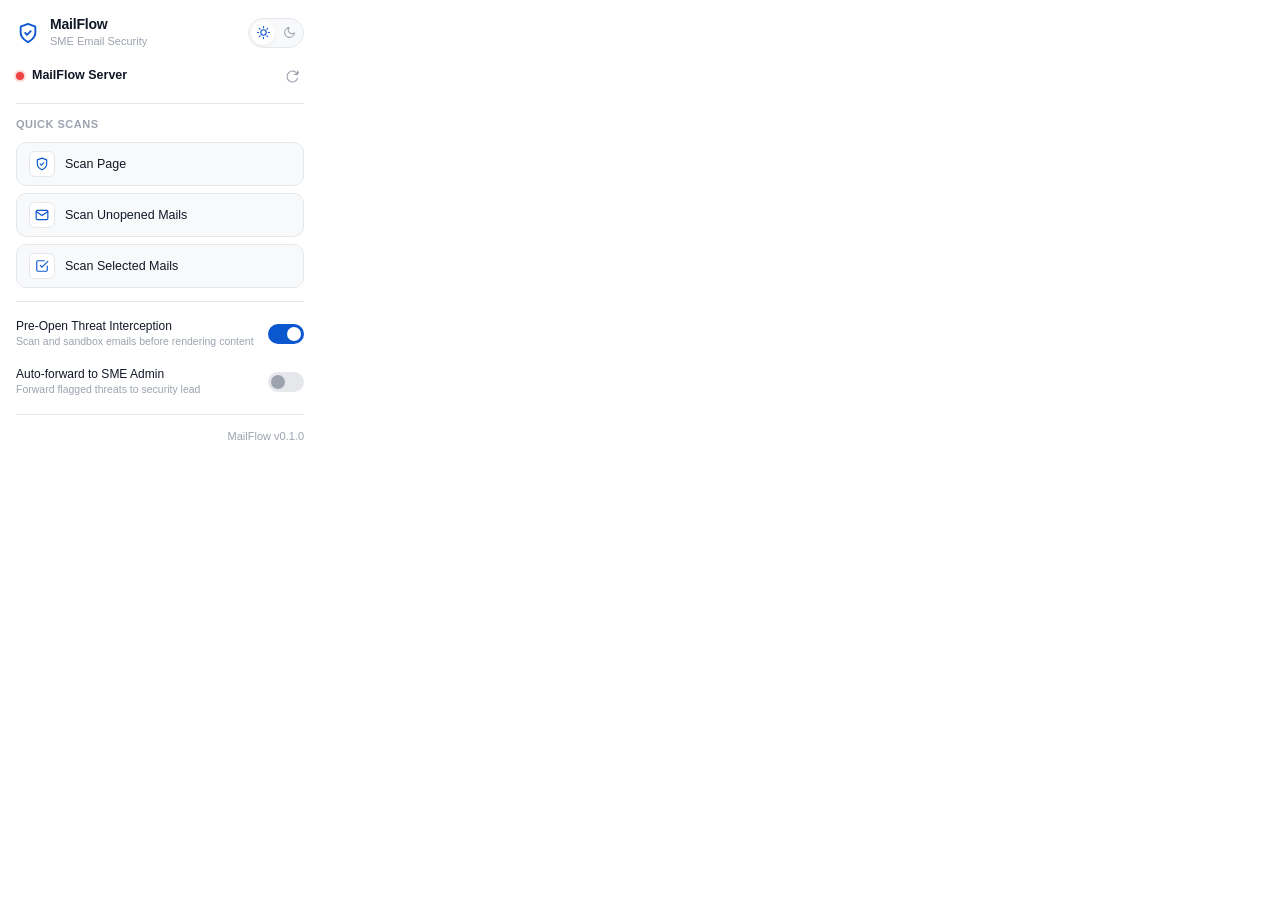
<file: extension/popup.html>
<!DOCTYPE html>
<html lang="en" data-theme="light">
<head>
  <meta charset="UTF-8">
  <meta name="viewport" content="width=device-width, initial-scale=1.0">
  <title>MailFlow Shield</title>
  <link rel="stylesheet" href="popup.css">
</head>
<body>
  <div class="popup-container">
    <!-- Header -->
    <header class="pop-header">
      <div class="pop-brand">
        <div class="pop-logo">
          <svg viewBox="0 0 24 24" fill="none" stroke="currentColor" stroke-width="2" stroke-linecap="round" stroke-linejoin="round">
            <path d="M12 22s8-4 8-10V5l-8-3-8 3v7c0 6 8 10 8 10z"/>
            <path d="m9 12 2 2 4-4"/>
          </svg>
        </div>
        <div class="pop-brand-text">
          <span class="pop-title">MailFlow</span>
          <span class="pop-subtitle">SME Email Security</span>
        </div>
      </div>
      
      <!-- Icon-Only Theme Switcher -->
      <div class="theme-toggle-group" role="radiogroup" aria-label="Appearance Theme">
        <button id="theme-btn-light" class="theme-btn active" title="Light Mode" aria-label="Light Mode" aria-checked="true" role="radio">
          <svg viewBox="0 0 24 24" fill="none" stroke="currentColor" stroke-width="2" stroke-linecap="round" stroke-linejoin="round">
            <circle cx="12" cy="12" r="5"/>
            <line x1="12" y1="1" x2="12" y2="3"/>
            <line x1="12" y1="21" x2="12" y2="23"/>
            <line x1="4.22" y1="4.22" x2="5.64" y2="5.64"/>
            <line x1="18.36" y1="18.36" x2="19.78" y2="19.78"/>
            <line x1="1" y1="12" x2="3" y2="12"/>
            <line x1="21" y1="12" x2="23" y2="12"/>
            <line x1="4.22" y1="19.78" x2="5.64" y2="18.36"/>
            <line x1="18.36" y1="5.64" x2="19.78" y2="4.22"/>
          </svg>
        </button>
        <button id="theme-btn-dark" class="theme-btn" title="Dark Mode" aria-label="Dark Mode" aria-checked="false" role="radio">
          <svg viewBox="0 0 24 24" fill="none" stroke="currentColor" stroke-width="2" stroke-linecap="round" stroke-linejoin="round">
            <path d="M21 12.79A9 9 0 1 1 11.21 3 7 7 0 0 0 21 12.79z"/>
          </svg>
        </button>
      </div>
    </header>

    <!-- Server Status Bar -->
    <div class="status-bar">
      <div class="status-left">
        <span id="status-dot" class="status-dot checking"></span>
        <span id="status-text" class="status-text">MailFlow Server</span>
      </div>
      <button id="btn-check-connection" class="btn-refresh" title="Check Connection" aria-label="Check Connection">
        <svg viewBox="0 0 24 24" fill="none" stroke="currentColor" stroke-width="2" stroke-linecap="round" stroke-linejoin="round">
          <path d="M21.5 2v6h-6M21.34 15.57a10 10 0 1 1-.57-8.38l5.67-5.67"/>
        </svg>
      </button>
    </div>

    <!-- Hairline Divider -->
    <hr class="section-divider">

    <!-- Quick Scans Section -->
    <section class="actions-section">
      <div class="section-label">Quick Scans</div>

      <button id="btn-scan-page" class="pop-action-btn" title="Scan all visible emails on current page">
        <div class="btn-icon">
          <svg viewBox="0 0 24 24" fill="none" stroke="currentColor" stroke-width="2" stroke-linecap="round" stroke-linejoin="round">
            <path d="M12 22s8-4 8-10V5l-8-3-8 3v7c0 6 8 10 8 10z"/>
            <path d="m9 12 2 2 4-4"/>
          </svg>
        </div>
        <span class="btn-title">Scan Page</span>
      </button>

      <button id="btn-scan-unread" class="pop-action-btn" title="Scan all unread emails">
        <div class="btn-icon">
          <svg viewBox="0 0 24 24" fill="none" stroke="currentColor" stroke-width="2" stroke-linecap="round" stroke-linejoin="round">
            <path d="M4 4h16c1.1 0 2 .9 2 2v12c0 1.1-.9 2-2 2H4c-1.1 0-2-.9-2-2V6c0-1.1.9-2 2-2z"/>
            <polyline points="22,6 12,13 2,6"/>
          </svg>
        </div>
        <span class="btn-title">Scan Unopened Mails</span>
      </button>

      <button id="btn-scan-selected" class="pop-action-btn" title="Scan all selected emails">
        <div class="btn-icon">
          <svg viewBox="0 0 24 24" fill="none" stroke="currentColor" stroke-width="2" stroke-linecap="round" stroke-linejoin="round">
            <polyline points="9 11 12 14 22 4"/>
            <path d="M21 12v7a2 2 0 0 1-2 2H5a2 2 0 0 1-2-2V5a2 2 0 0 1 2-2h11"/>
          </svg>
        </div>
        <span class="btn-title">Scan Selected Mails</span>
      </button>
    </section>

    <!-- Hairline Divider -->
    <hr class="section-divider">

    <!-- Preferences / Shield Settings Section -->
    <section class="preferences-section">
      <label class="setting-row" for="toggle-pre-open-shield">
        <div class="setting-info">
          <span class="setting-name">Pre-Open Threat Interception</span>
          <span class="setting-desc">Scan and sandbox emails before rendering content</span>
        </div>
        <div class="m3-switch">
          <input type="checkbox" id="toggle-pre-open-shield" checked>
          <span class="m3-track"><span class="m3-thumb"></span></span>
        </div>
      </label>

      <label class="setting-row" for="toggle-autoforward">
        <div class="setting-info">
          <span class="setting-name">Auto-forward to SME Admin</span>
          <span class="setting-desc">Forward flagged threats to security lead</span>
        </div>
        <div class="m3-switch">
          <input type="checkbox" id="toggle-autoforward">
          <span class="m3-track"><span class="m3-thumb"></span></span>
        </div>
      </label>
    </section>

    <!-- Hairline Divider -->
    <hr class="section-divider">

    <!-- Minimal Footer -->
    <footer class="pop-footer">
      <span class="version-text">MailFlow v0.1.0</span>
    </footer>
  </div>

  <script src="popup.js"></script>
</body>
</html>
</file>
<file: extension/popup.css>
/* ==========================================================================
   MailFlow Extension Popup — Ultra-Minimalist Design System
   ========================================================================== */

:root, [data-theme="light"] {
  --mf-bg: #ffffff;
  --mf-surface: #ffffff;
  --mf-surface-variant: #f8f9fa;
  --mf-border: #e5e7eb;
  --mf-border-subtle: #f3f4f6;
  --mf-text-primary: #111827;
  --mf-text-secondary: #4b5563;
  --mf-text-muted: #9ca3af;
  --mf-primary: #0b57d0;
  --mf-primary-hover: #0842a0;
  
  --mf-status-protected: #10b981;
  --mf-status-offline: #ef4444;
  --mf-status-checking: #f59e0b;

  --mf-switch-track-off: #e5e7eb;
  --mf-switch-thumb-off: #9ca3af;

  --mf-font: 'Google Sans', Roboto, -apple-system, BlinkMacSystemFont, 'Segoe UI', sans-serif;
}

[data-theme="dark"] {
  --mf-bg: #18181b;
  --mf-surface: #18181b;
  --mf-surface-variant: #27272a;
  --mf-border: #27272a;
  --mf-border-subtle: #1f1f23;
  --mf-text-primary: #f4f4f5;
  --mf-text-secondary: #a1a1aa;
  --mf-text-muted: #71717a;
  --mf-primary: #a8c7fa;
  --mf-primary-hover: #c2e7ff;
  
  --mf-status-protected: #34d399;
  --mf-status-offline: #f87171;
  --mf-status-checking: #fbbf24;

  --mf-switch-track-off: #3f3f46;
  --mf-switch-thumb-off: #71717a;
}

* {
  box-sizing: border-box;
  margin: 0;
  padding: 0;
}

html {
  background-color: var(--mf-bg);
  border-radius: 16px;
  overflow: hidden;
}

body {
  width: 320px;
  background-color: var(--mf-bg);
  color: var(--mf-text-primary);
  font-family: var(--mf-font);
  font-size: 13px;
  line-height: 1.4;
  user-select: none;
  -webkit-font-smoothing: antialiased;
  border-radius: 16px;
  overflow: hidden;
}

.popup-container {
  display: flex;
  flex-direction: column;
  padding: 16px;
  gap: 13px;
  background-color: var(--mf-bg);
  border-radius: 16px;
  overflow: hidden;
}

/* Header */
.pop-header {
  display: flex;
  align-items: center;
  justify-content: space-between;
}

.pop-brand {
  display: flex;
  align-items: center;
  gap: 10px;
}

.pop-logo {
  display: flex;
  align-items: center;
  justify-content: center;
  width: 24px;
  height: 24px;
  color: #0b57d0;
  flex-shrink: 0;
}

[data-theme="dark"] .pop-logo {
  color: #a8c7fa;
}

.pop-logo svg {
  width: 22px;
  height: 22px;
}

.pop-brand-text {
  display: flex;
  flex-direction: column;
  gap: 1px;
}

.pop-title {
  font-size: 14px;
  font-weight: 700;
  letter-spacing: -0.2px;
  color: var(--mf-text-primary);
  line-height: 1.2;
}

.pop-subtitle {
  font-size: 11px;
  color: var(--mf-text-muted);
}

/* Icon-Only Theme Switcher Segmented Pill */
.theme-toggle-group {
  display: inline-flex;
  align-items: center;
  background: var(--mf-surface-variant);
  border: 1px solid var(--mf-border);
  border-radius: 20px;
  padding: 2px;
  gap: 2px;
}

.theme-btn {
  display: inline-flex;
  align-items: center;
  justify-content: center;
  width: 24px;
  height: 24px;
  border-radius: 50%;
  border: none;
  background: transparent;
  color: var(--mf-text-muted);
  cursor: pointer;
  transition: all 0.15s ease;
}

.theme-btn svg {
  width: 13px;
  height: 13px;
}

.theme-btn:hover {
  color: var(--mf-text-primary);
}

.theme-btn.active {
  background: var(--mf-surface);
  color: var(--mf-primary);
  box-shadow: 0 1px 2px rgba(0, 0, 0, 0.08);
}

/* Server Status Bar */
.status-bar {
  display: flex;
  align-items: center;
  justify-content: space-between;
  padding: 2px 0;
}

.status-left {
  display: flex;
  align-items: center;
  gap: 8px;
}

.status-dot {
  width: 8px;
  height: 8px;
  border-radius: 50%;
  flex-shrink: 0;
  transition: background-color 0.25s ease, box-shadow 0.25s ease;
}

.status-dot.protected {
  background-color: var(--mf-status-protected);
  box-shadow: 0 0 0 2px rgba(16, 185, 129, 0.2);
}

.status-dot.offline {
  background-color: var(--mf-status-offline);
  box-shadow: 0 0 0 2px rgba(239, 68, 68, 0.2);
}

.status-dot.checking {
  background-color: var(--mf-status-checking);
  animation: mf-pulse 1.2s infinite;
}

.status-text {
  font-size: 12.5px;
  font-weight: 600;
  color: var(--mf-text-primary);
}

.btn-refresh {
  background: transparent;
  border: none;
  width: 24px;
  height: 24px;
  border-radius: 50%;
  display: flex;
  align-items: center;
  justify-content: center;
  cursor: pointer;
  color: var(--mf-text-muted);
  transition: color 0.15s ease, background-color 0.15s ease;
}

.btn-refresh svg {
  width: 13px;
  height: 13px;
}

.btn-refresh:hover {
  color: var(--mf-text-primary);
  background-color: var(--mf-surface-variant);
}

.btn-refresh:active svg {
  transform: rotate(180deg);
  transition: transform 0.25s ease;
}

/* Hairline Divider */
.section-divider {
  border: 0;
  border-top: 1px solid var(--mf-border);
  margin: 0;
}

/* Quick Actions Section */
.actions-section {
  display: flex;
  flex-direction: column;
  gap: 7px;
}

.section-label {
  font-size: 11px;
  font-weight: 600;
  text-transform: uppercase;
  letter-spacing: 0.5px;
  color: var(--mf-text-muted);
  margin-bottom: 2px;
}

.pop-action-btn {
  display: flex;
  align-items: center;
  gap: 10px;
  padding: 8px 12px;
  border-radius: 10px;
  border: 1px solid var(--mf-border);
  background-color: var(--mf-surface-variant);
  color: var(--mf-text-primary);
  font-family: inherit;
  cursor: pointer;
  text-align: left;
  transition: background-color 0.15s ease, border-color 0.15s ease, transform 0.1s ease;
  width: 100%;
}

.pop-action-btn:hover {
  background-color: var(--mf-border-subtle);
  border-color: #cbd5e1;
}

[data-theme="dark"] .pop-action-btn:hover {
  background-color: #2e2e33;
  border-color: #3f3f46;
}

.pop-action-btn:active {
  transform: scale(0.98);
}

.pop-action-btn .btn-icon {
  display: flex;
  align-items: center;
  justify-content: center;
  width: 26px;
  height: 26px;
  border-radius: 6px;
  background: var(--mf-surface);
  color: var(--mf-primary);
  flex-shrink: 0;
  border: 1px solid var(--mf-border);
}

.pop-action-btn .btn-icon svg {
  width: 14px;
  height: 14px;
}

.pop-action-btn .btn-title {
  font-size: 12.5px;
  font-weight: 500;
  color: var(--mf-text-primary);
}

/* Preferences Section & Toggle */
.preferences-section {
  display: flex;
  flex-direction: column;
  gap: 10px;
}

.setting-row {
  display: flex;
  align-items: center;
  justify-content: space-between;
  gap: 12px;
  cursor: pointer;
  padding: 4px 0;
}

.setting-info {
  display: flex;
  flex-direction: column;
  gap: 2px;
  flex: 1;
}

.setting-name {
  font-size: 12px;
  font-weight: 500;
  color: var(--mf-text-primary);
  line-height: 1.2;
}

.setting-desc {
  font-size: 10.5px;
  color: var(--mf-text-muted);
  line-height: 1.3;
}

.m3-switch {
  position: relative;
  display: inline-block;
  width: 36px;
  height: 20px;
  flex-shrink: 0;
}

.m3-switch input {
  opacity: 0;
  width: 0;
  height: 0;
}

.m3-track {
  position: absolute;
  cursor: pointer;
  top: 0; left: 0; right: 0; bottom: 0;
  background-color: var(--mf-switch-track-off);
  border-radius: 20px;
  transition: all 0.2s cubic-bezier(0.4, 0, 0.2, 1);
}

.m3-thumb {
  position: absolute;
  height: 14px;
  width: 14px;
  left: 3px;
  bottom: 3px;
  background-color: var(--mf-switch-thumb-off);
  border-radius: 50%;
  transition: all 0.2s cubic-bezier(0.4, 0, 0.2, 1);
}

.m3-switch input:checked + .m3-track {
  background-color: var(--mf-primary);
}

.m3-switch input:checked + .m3-track .m3-thumb {
  transform: translateX(16px);
  background-color: #ffffff;
}

[data-theme="dark"] .m3-switch input:checked + .m3-track .m3-thumb {
  background-color: #041e49;
}

/* Footer */
.pop-footer {
  display: flex;
  align-items: center;
  justify-content: flex-end;
  padding-top: 1px;
}

.version-text {
  font-size: 11px;
  color: var(--mf-text-muted);
}

@keyframes mf-pulse {
  0% { transform: scale(0.9); opacity: 0.6; }
  50% { transform: scale(1.2); opacity: 1; }
  100% { transform: scale(0.9); opacity: 0.6; }
}
</file>
